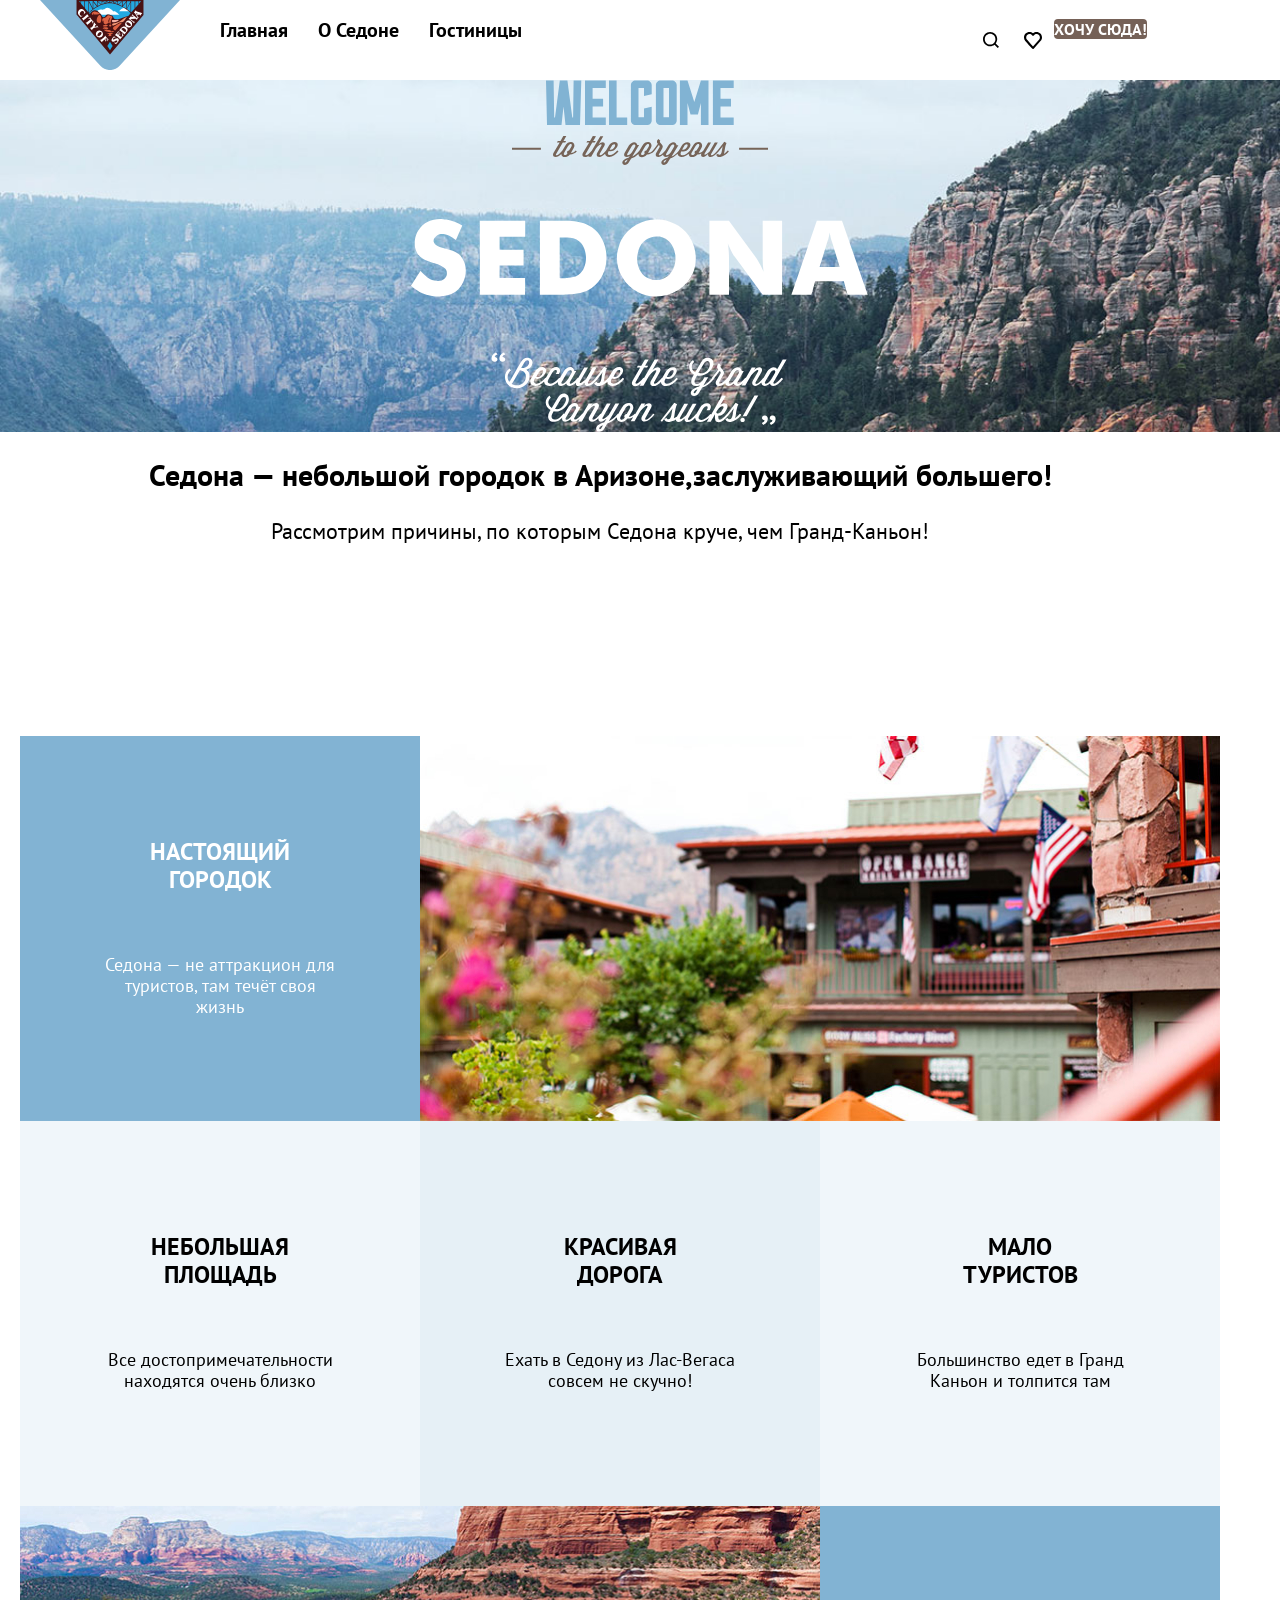
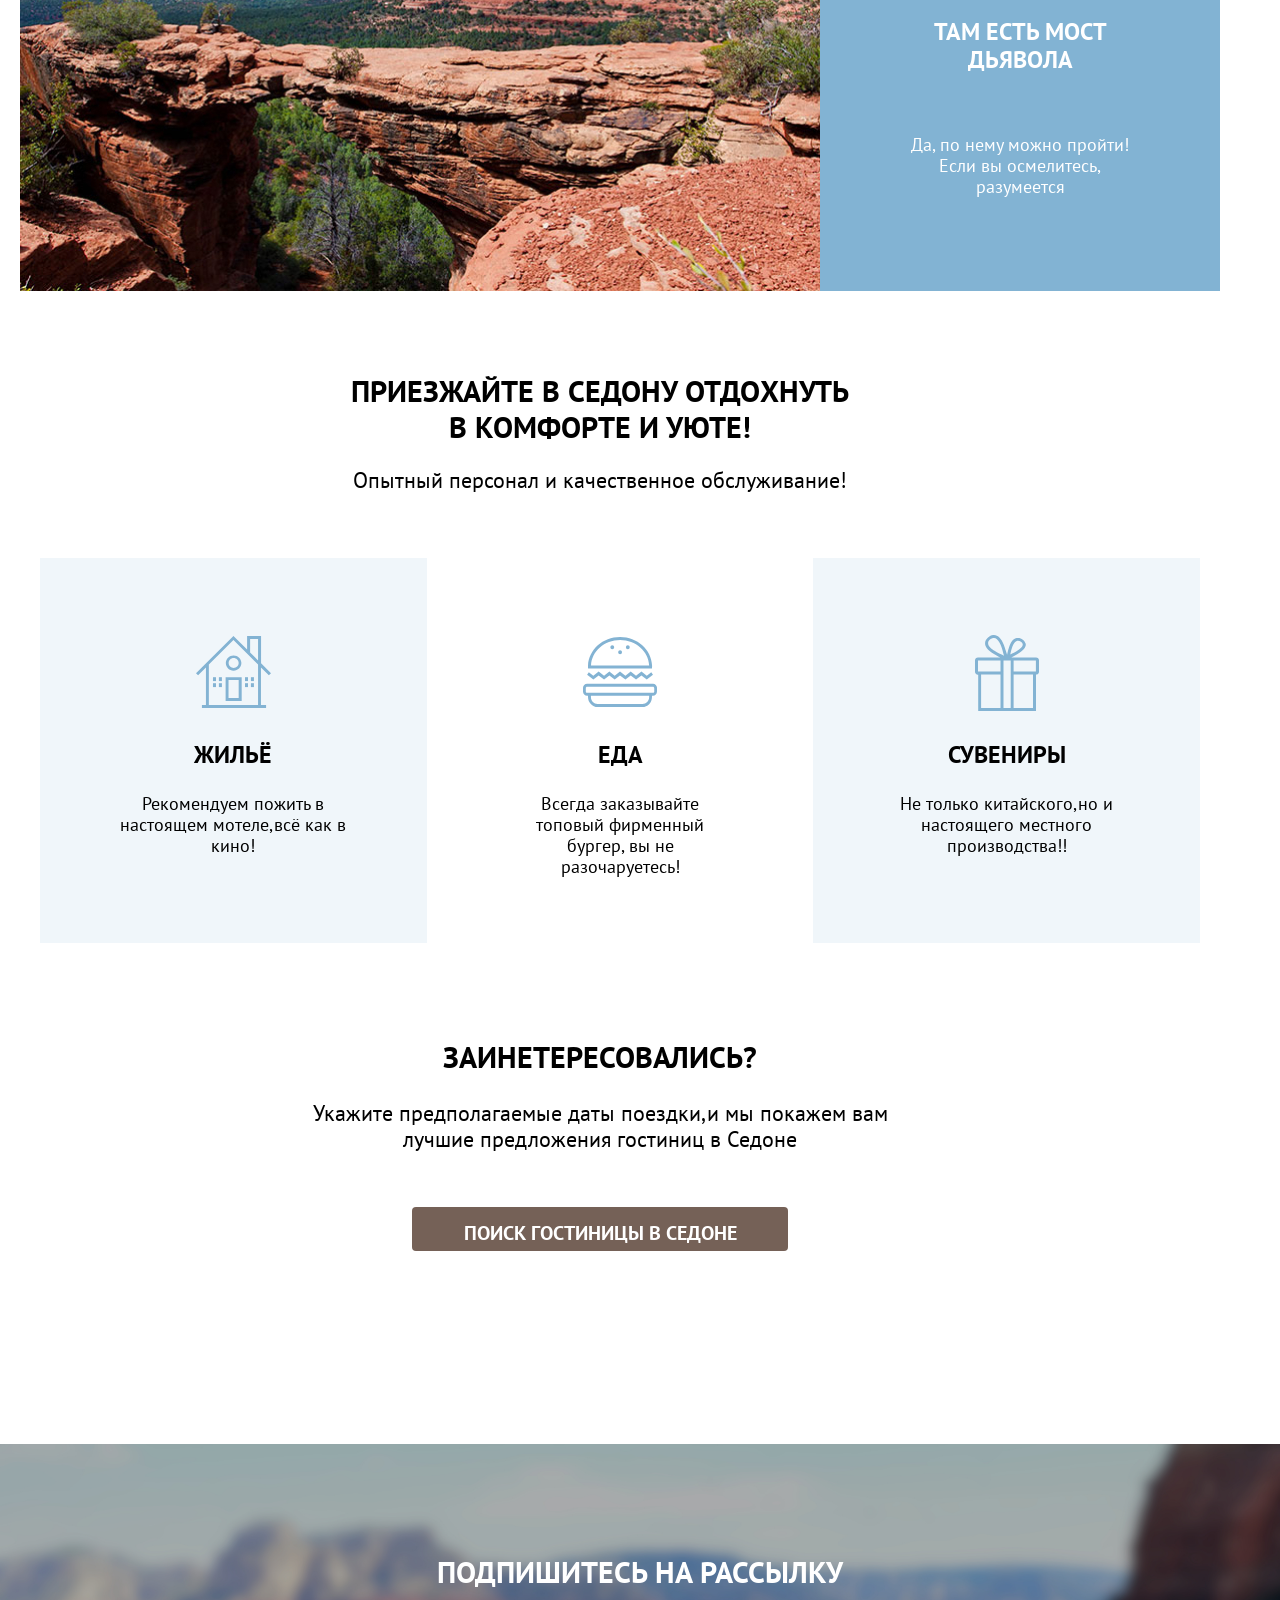
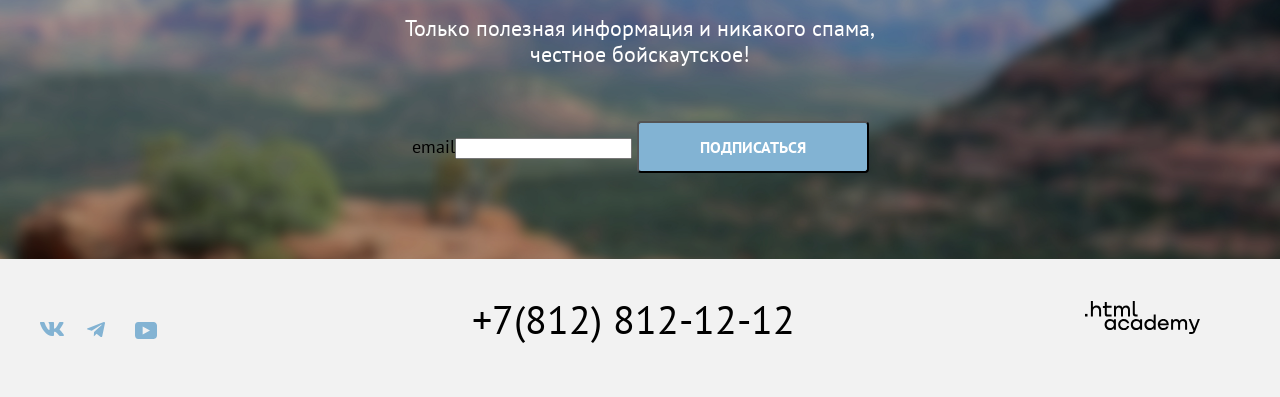
<file: index.html>
<!DOCTYPE html>
<html lang="ru">
<head>
  <meta charset="UTF-8">
  <meta name="viewport" content="width=device-width, initial-scale=1.0">
  <title>Document</title>
  <link rel="stylesheet" href="styles/styles.css">
</head>
<body>
  <header class="main-header">
    <nav class="navigations">
      <a class="logo" href="#">
        <img src="img/Frame 19.svg" alt="логотип">
      </a>
      <ul class="navigations-list">
        <li class="navigations-item">
          <a class="navigations-link" href="#">Главная</a>
        </li>
        <li class="navigations-item">
          <a class="navigations-link" href="#">О Седоне</a>
        </li>
        <li class="navigations-item">
          <a class="navigations-link" href="#">Гостиницы</a>
        </li>
      </ul>
      <ul class="navigations-users">
        <li class="users-item">
          <a class="users-link" href="#">
            <svg class="nav-icon" aria-hidden="true" focusable="false" width="16" height="16"
             xmlns="http://www.w3.org/2000/svg" width="18" height="18" fill="none" viewBox="0 0 18 18">
             <path fill="#000" d="m18 16.508-3.7-3.68c1-1.292 1.7-2.983 1.7-4.872C16 3.58 12.4 0 8 0S0 3.68 0 8.055c0 4.376
              3.6 7.956 8 7.956 1.8 0 3.5-.597 4.9-1.69L16.6
             18zM8 14.022c-3.3 0-6-2.685-6-5.967s2.7-5.967 6-5.967 6 2.685 6 5.967-2.7 5.967-6 5.967"/></svg>
            <span class="visualy-hidden">поиск</span>
          </a>
        </li>
        <li class="users-item">
          <a class="users-link" href="#">
            <svg class="nav-icon" xmlns="http://www.w3.org/2000/svg" width="18" height="17" fill="none" viewBox="0 0 18 17"><path fill="#000" d="M8.9 17c-.3 0-.6-.1-.8-.4-5.4-6.1-6.7-7.5-7-7.9C.4 7.8 0 6.6 0 5.4 0 2.4 2.4 0 5.5 0 6.8 0 8 .5 9 1.3 10 .5 11.3 0 12.5 0c3 0 5.5 2.4 5.5 5.4 0 1.3-.5 2.5-1.3 3.4l-7 7.9c-.2.2-.4.3-.8.3m-6-9.5c.3.4 3.5 4 6.1 6.9l6.2-7c.5-.5.7-1.2.7-2 0-1.8-1.5-3.3-3.3-3.3-1 0-2 .5-2.7 1.3-.3.3-.6.4-.9.4s-.6-.2-.8-.4c-.7-.8-1.7-1.3-2.7-1.3-1.8 0-3.3 1.5-3.3 3.3-.1.9.3 1.6.7 2.1q-.15 0 0 0"/></svg>
            <span class="visualy-hidden">корзина</span>
            <span class="visualy-hidden users-like">12</span>
          </a>
        </li>
        <li class="users-item">
          <a class="button" type="button" href="#">хочу сюда!</a>
        </li>
      </ul>
    </nav>
  </header>
  <main class="main-index">
    <div class="main-container">
    <section class="hero">
      <h2 class="visualy-hidden">добро пожаловать в седону!</h2>
      <img class="hero-img" src="img/welcome.svg" width="458px" height="352px" alt="приветствие">
    </section>
    <section class="about">
      <h2 class="about-heading">Седона — небольшой городок в Аризоне,заслуживающий большего!</h2>
      <p class="about-discriptions">Рассмотрим причины, по которым Седона круче, чем Гранд-Каньон!</p>
    </section>
    <section class="advantages">
      <h2 class="visualy-hidden">достоинства</h2>
      <ul class="advantages-list">
        <li class="advantages-item-photo">
          <div class="wrapper-city">
          <h3 class="advantages-title-city">Настоящий городок</h3>
          <p class="advantages-discriptions-city">Седона — не аттракцион для туристов, там течёт своя жизнь</p>
          </div>
          <img class="city-img" src="img/photo-1.jpg" width="800px" height="385px" alt="обзор города">
        </li>
        <li class="advantages-item-light">
          <h3 class="advantages-title">Небольшая площадь</h3>
          <p class="advantages-discriptions">Все достопримечательности находятся очень близко</p>
        </li>
        <li class="advantages-item-dark">
          <h3 class="advantages-title">Красивая дорога</h3>
          <p class="advantages-discriptions">Ехать в Седону из Лас-Вегаса совсем не скучно!</p>
        </li>
        <li class="advantages-item-light">
          <h3 class="advantages-title">Мало туристов</h3>
          <p class="advantages-discriptions">Большинство едет в Гранд Каньон и толпится там</p>
        </li>
        <li class="advantages-item-photo">
          <img class="devil-bridge" src="img/photo-2.jpg" width="800px" height="385px" alt="мост дъявола">
          <div class="wrapper-city">
          <h3 class="advantages-title">Там есть мост дьявола</h3>
          <p class="advantages-discriptions">Да, по нему можно пройти! Если вы осмелитесь, разумеется</p>
          </div>
        </li>
      </ul>
    </section>
    <section class="recomendation-city">
      <h2 class="city-title">Приезжайте в Седону отдохнуть в комфорте и уюте!</h2>
      <p class="city-discriptions">Опытный персонал и качественное обслуживание!</p>
      <ul class="recomendation-list">
        <li class="recomendation-item-dark">
          <h3 class="recomendation-title">Жильё</h3>
          <p class="recomendation-discriptions">Рекомендуем пожить в настоящем мотеле,всё как в кино!</p>
        </li>
        <li class="recomendation-item">
          <h3 class="recomendation-title">Еда</h3>
          <p class="recomendation-discriptions">Всегда заказывайте топовый фирменный бургер, вы не разочаруетесь!</p>
        </li>
        <li class="recomendation-item-dark">
          <h3 class="recomendation-title">Сувениры</h3>
          <p class="recomendation-discriptions">Не только китайского,но и настоящего местного производства!!</p>
        </li>
      </ul>
</section>
<section class="search-hotel">
  <h2 class="search-title">заинетересовались?</h2>
  <p class="search-discriptions">Укажите предполагаемые даты поездки,и мы покажем вам лучшие предложения гостиниц в Седоне</p>
  <a class="search-button" type="button" href="#">ПОИСК ГОСТИНИЦЫ В седоне</a>
</section>
<section class="newslater">
  <h2 class="newslater-title">Подпишитесь на рассылку</h2>
  <p class="newslater-discriptions">Только полезная информация и никакого спама, честное бойскаутское!</p>
  <form class="newslater-form" action="https://up.htmlacademy.ru" method="post">
    <label>email<input type="text" name="email"></label>
    <button class="button newslater-button" type="submit">подписаться</button>
  </form>
</section>
    </div>
</main>
<footer class="main-footer">
  <h2 class="visualy-hidden">контакты</h2>
  <ul class="footer-list">
    <div class="icon-wrap">
    <li class="footer-item">
      <a class="footer-link" href="#">
        <span class="visualy-hidden">вк</span>
      </a>
    </li>
    <li class="footer-item">
      <a class="footer-link" href="#">
        <span class="visualy-hidden">тг</span>
      </a>
    </li>
    <li class="footer-item">
      <a class="footer-link" href="#">
        <span class="visualy-hidden">ютуб</span>
      </a>
    </li>
    </div>
    <li class="number-item">
      <a class="link-nuber"  href="tel:+78121212">+7(812) 812-12-12</a>
    </li>
    <li class="logo-photo">
      <a class="footer-logo" href=""><img src="img/HTML Academy.svg" alt=""></a>
    </li>
  </ul>
</footer>


</body>
</html>
</file>
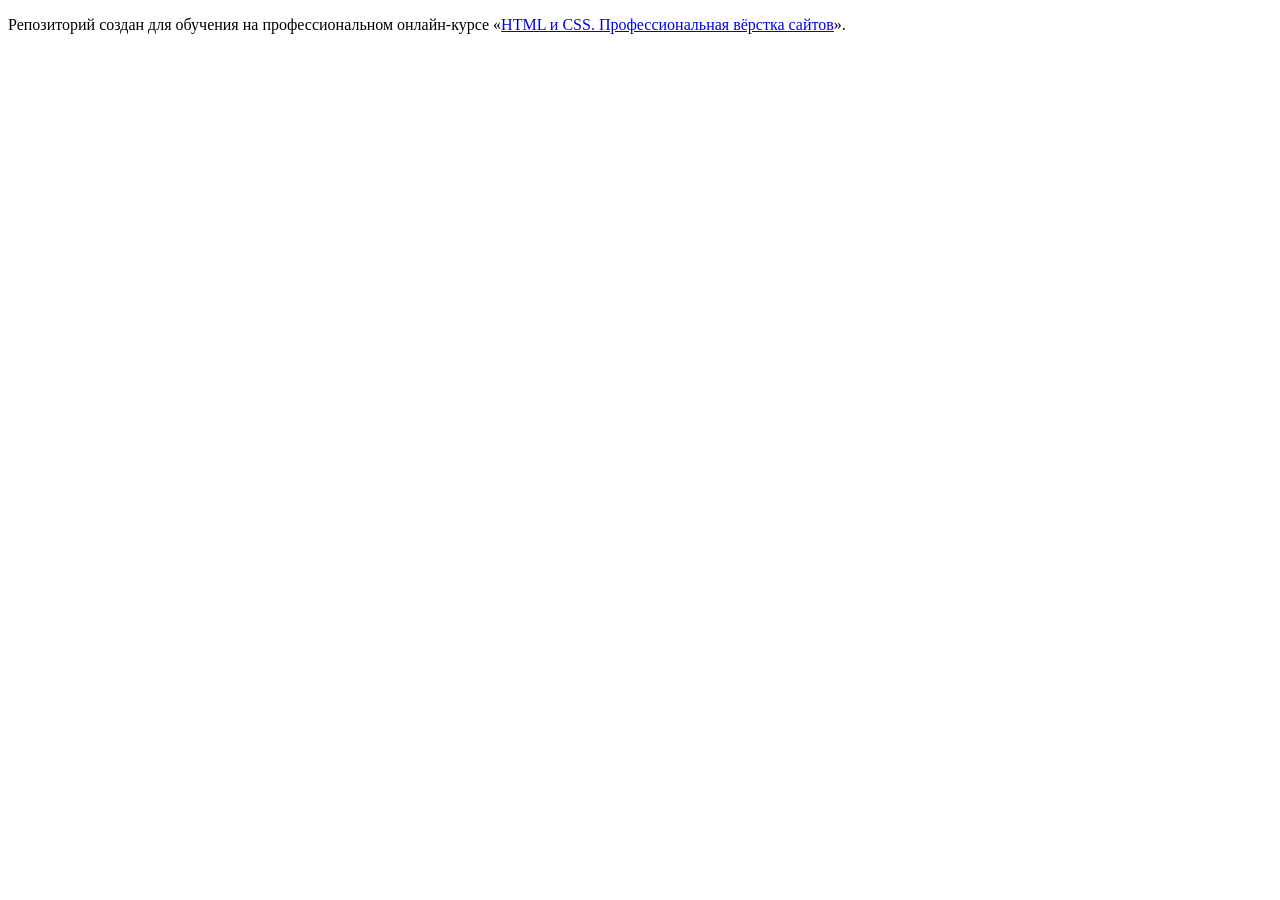
<file: 2649483-sedona-3-master/2649483-sedona-3-master/index.html>
<!DOCTYPE html>
<html lang="ru">
  <head>
    <meta charset="utf-8">
    <title>HTML Academy: Седона</title>
  </head>
  <body>

    <p>Репозиторий создан для обучения на профессиональном онлайн‑курсе «<a href="https://htmlacademy.ru/intensive/htmlcss">HTML и CSS. Профессиональная вёрстка сайтов</a>».</p>

  </body>
</html>
</file>
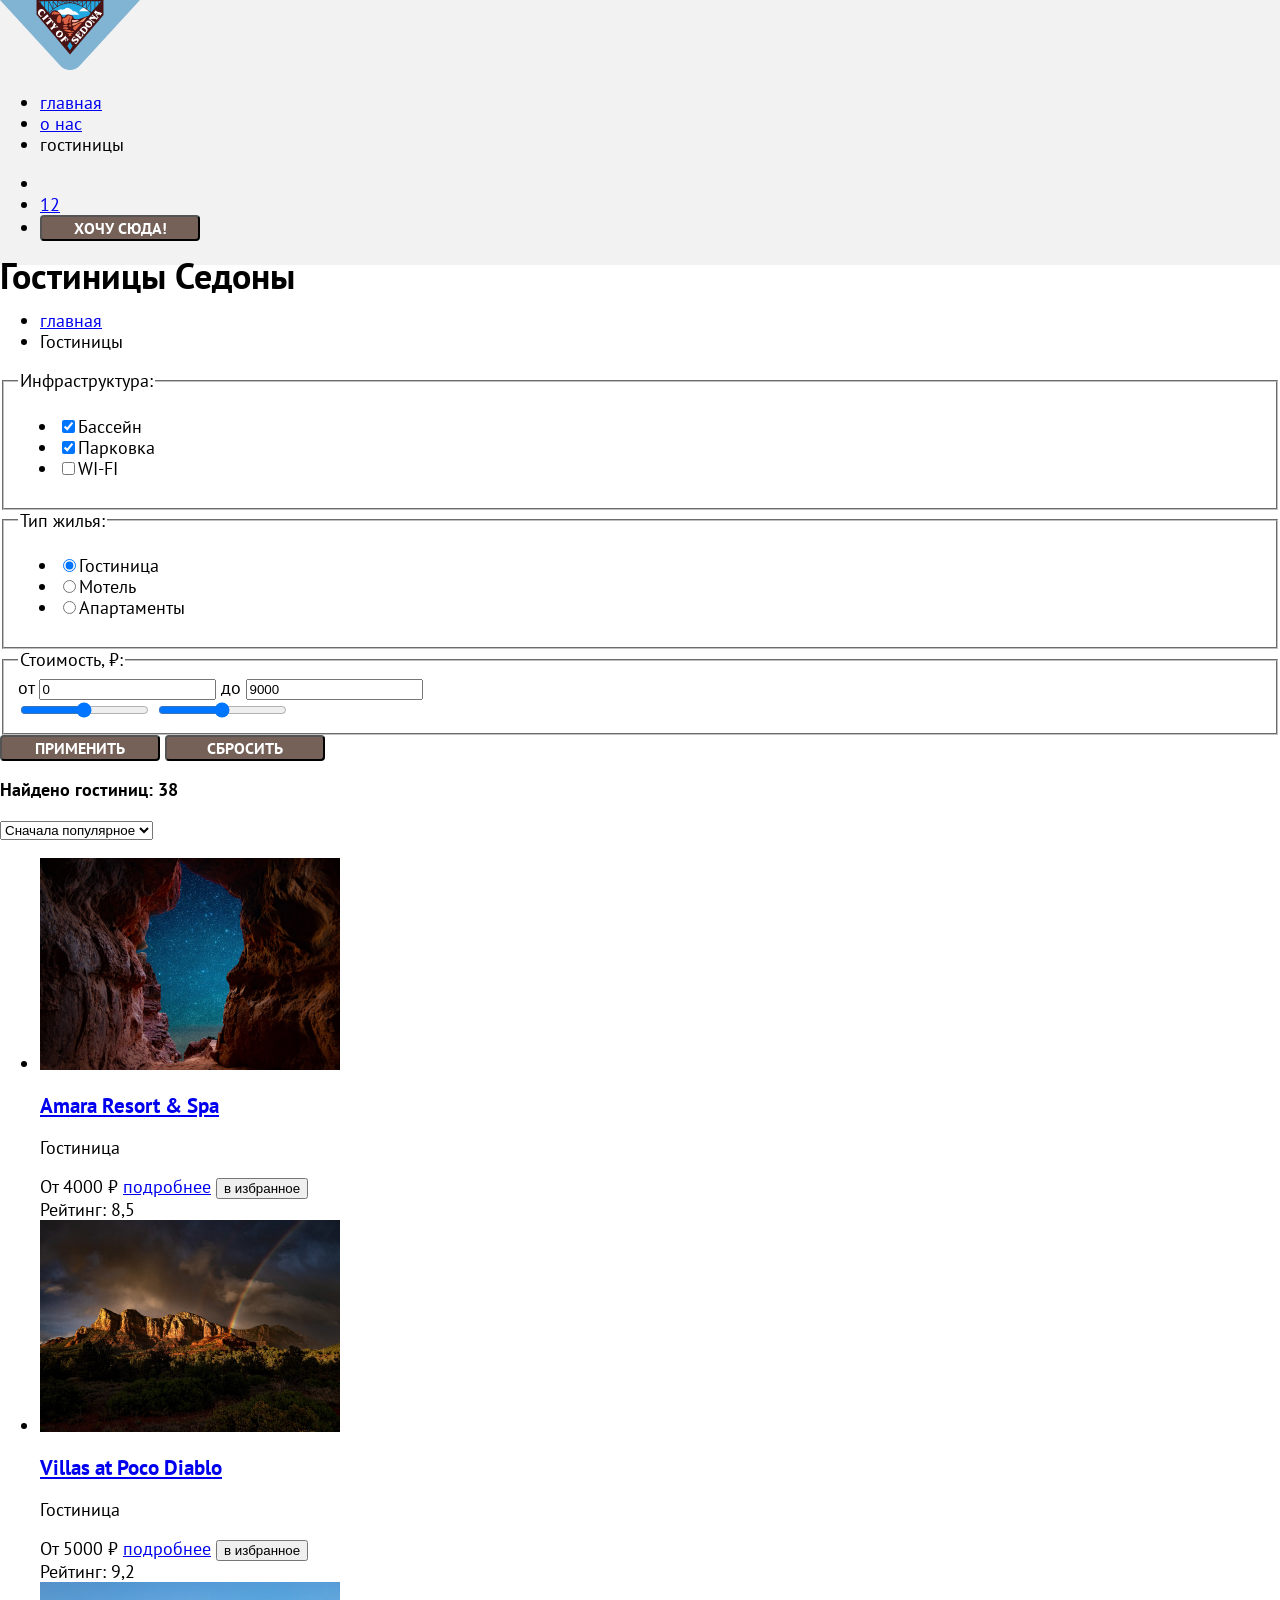
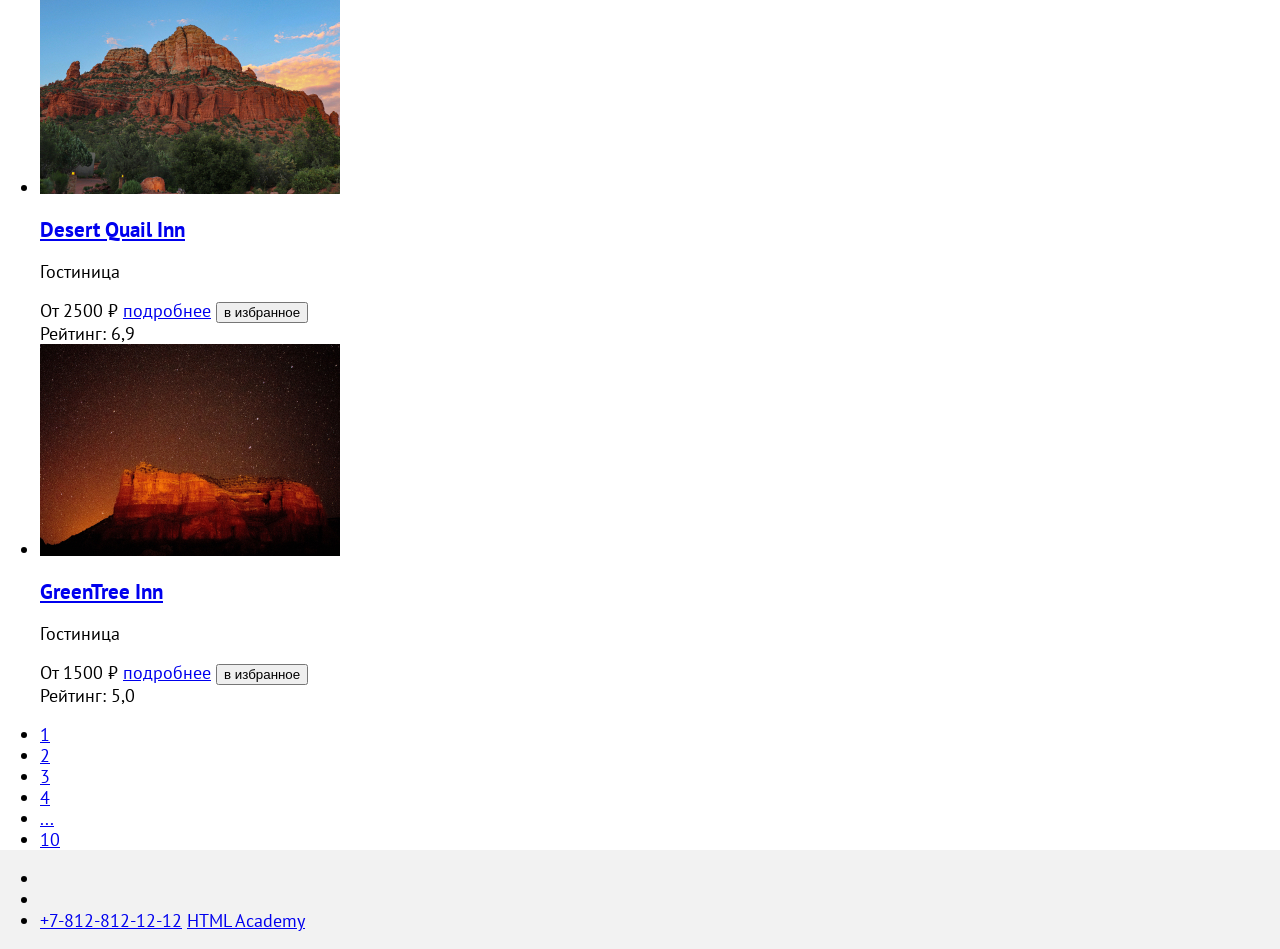
<file: catalog.html>
<!DOCTYPE html>
<html lang="ru">

  <head>
    <meta charset="UTF-8">
    <meta name="viewport" content="width=device-width, initial-scale=1.0">
    <title>Document</title>
     <link rel="stylesheet" href="styles/styles.css">
  </head>

  <body>
    <header class="header-page">
      <a class="header-logo" href="index.html">
        <img class="header-page-logo" src="img/Frame 19.svg" width="140" height="70" alt="логотип сайта">
      </a>
      <nav class="navigation">
        <ul class="navigation-list">
          <li class="navigation-item">
            <a class="navigation-link" href="index.html">главная</a>
          </li>
          <li class="navigation-item">
            <a class="navigation-link" href="faq.html">о нас</a>
          </li>
          <li class="navigation-item">
            <a class="navigation-link-current">гостиницы</a>
          </li>
        </ul>
        <ul class="navigation-list navigation users">
          <li class="navigation-item">
            <a class="navigation-link" href="#">
              <span class="visualy-hidden">поиск</span>
            </a>
          </li>
          <li class="navigation-item">
            <a class="navigation-link" href="#">
              <span class="visualy-hidden">избранное</span>
              <span class="navigation-users like">12</span>
            </a>
          </li>
          <li class="navigation-item">
            <button class="button" type="button">хочу сюда!</button>
          </li>
        </ul>
      </nav>

    </header>
    <main class="main-index">
      <header class="inner-header">
        <h1 class="inner-header-title">Гостиницы Седоны</h1>
        <ul class="breadcrumbs-list">
          <li class="breadcrumbs-item">
            <a href="index.html" class="breadcrumbs-link breadcrumbs-link-home">главная</a>


          </li>
          <li class="breadcrumbs-item">
            <a class="breadcrumbs-link">Гостиницы
              <span class="visualy-hidden">гостиницы</span>
            </a>
          </li>
        </ul>
      </header>
      <section class="catalog-hotel">
        <h2 class="visualy-hidden">список гостиниц</h2>
      </section>
      <form class="catalog-filter" action="https://echo.htmlacademy.ru/" method="get">
        <fieldset class="catalog-filter-group">
          <legend class="catalog-filter-title">Инфраструктура:</legend>
          <ul class="catalog-filter-list">
            <li class="catalog-filter-item">
              <label class="control">
                <input class="control-input" type="checkbox" name="pool" checked>Бассейн
              </label>
            </li>
            <li class="catalog-filter-item">
              <label class="control">
                <input class="control-input" type="checkbox" name="parking" checked>Парковка
              </label>
            </li>
            <li class="catalog-filter-item">
              <label class="control">
                <input class="control-input" type="checkbox" name="wi-fi">WI-FI
              </label>
            </li>
          </ul>

        </fieldset>
        <fieldset class="catalog-filter-group">
          <legend class="catalog-filter-title">Тип жилья:</legend>
          <ul class="catalog-filter-list">
            <li class="catalog-filter-item">
              <label class="control">
                <input class="control-input" type="radio" name="hotel-group" value="hotel" checked>Гостиница
              </label>
            </li>
            <li class="catalog-filter-item">
              <label class="control">
                <input class="control-input" type="radio" name="hotel-group" value="motel">Мотель
              </label>
            </li>
            <li class="catalog-filter-item">
              <label class="control">
                <input class="control-input" type="radio" name="hotel-group" value="apps">Апартаменты
              </label>
            </li>
          </ul>
        </fieldset>
        <fieldset class="catalog-filter-group">
          <legend class="catalog-filter-title">Стоимость, ₽:</legend>
          <div class="price-container">
            <label class="price" for="min">от</label>
            <input class="price-input" type="number" name="min" id="min" value="0">
            <label class="price" for="max">до</label>
            <input class="price-input" type="number" name="max" id="max" value="9000">
          </div>
          <div class="range-container">
            <input class="price-input-min" type="range" name="min" id="value-min">
            <input class="price-input-max" type="range" name="max" id="value-max">
          </div>
        </fieldset>
        <button class="button button-form button-form-catalog-submit" type="submit">Применить</button>
        <button class="button button-form button-form-catalog-reset" type="reset">Сбросить</button>
      </form>
      <h2 class="visualy-hidden">список гостиниц</h2>
      <p class="text-sort"><b>Найдено гостиниц: 38</b></p>
      <select class="select-control" aria-label="Сортировка">
        <option value="popular">Сначала популярное</option>
        <option value="cheap">Сначала дешёвое</option>
        <option value="expensive">Сначала дорогое</option>
        </form>
      </select>
      <section class="hotel-cards">
        <h2 class="visualy-hidden">список гостиниц</h2>
        <ul class="product-list">
          <li class="product-card">
            <a class="product-card-link" href="#">
              <img class="product-card-images" src="img/hotel-1.jpg" width="300" height="212" alt="Гостиница Amara Resort & Spa">
              <h3 class="product-card-title">Amara Resort & Spa</h3>
            </a>
            <p class="product-card-type">Гостиница</p>
            <span class="product-card-min-price">От 4000 ₽</span>
            <a class="product-card-button" href="#">подробнее</a>
            <button type="button">в избранное</button>
            <div class="product-card-rating">
              <span class="visualy-hidden">4 звезды</span>
            </div>
            <span>Рейтинг: 8,5</span>
          </li>
          <li class="product-card">
            <a class="product-card-link" href="#">
              <img class="product-card-images" src="img/hotel-2.jpg" width="300" height="212" alt="Гостиница Villas at Poco Diablo">
              <h3 class="product-card-title">Villas at Poco Diablo</h3>
            </a>
            <p class="product-card-type">Гостиница</p>
            <span class="product-card-min-price">От 5000 ₽</span>
            <a class="product-card-button" href="#">подробнее</a>
            <button type="button">в избранное</button>
            <div class="product-card-rating">
              <span class="visualy-hidden">4 звезды</span>
            </div>
            <span>Рейтинг: 9,2</span>
          </li>
          <li class="product-card">
            <a class="product-card-link" href="#">
              <img class="product-card-images" src="img/hotel-3.jpg" width="300" height="212" alt="Гостиница Desert Quail Inn">
              <h3 class="product-card-title">Desert Quail Inn</h3>
            </a>
            <p class="product-card-type">Гостиница</p>
            <span class="product-card-min-price">От 2500 ₽</span>
            <a class="product-card-button" href="#">подробнее</a>
            <button type="button">в избранное</button>
            <div class="product-card-rating">
              <span class="visualy-hidden">3 звезды</span>
            </div>
            <span>Рейтинг: 6,9</span>
          </li>
          <li class="product-card">
            <a class="product-card-link" href="#">
              <img class="product-card-images" src="img/hotel-4.jpg" width="300" height="212" alt="Гостиница GreenTree Inn">
              <h3 class="product-card-title">GreenTree Inn</h3>
            </a>
            <p class="product-card-type">Гостиница</p>
            <span class="product-card-min-price">От 1500 ₽</span>
            <a class="product-card-button" href="#">подробнее</a>
            <button type="button">в избранное</button>
            <div class="product-card-rating">
              <span class="visualy-hidden">2 звезды</span>
            </div>
            <span>Рейтинг: 5,0</span>
          </li>
        </ul>
      </section>
      <ul class="pagination-list">
        <li class="pagination-item">
          <a class="pagination-link" href="#">1</a>
        </li>
        <li class="pagination-item">
          <a class="pagination-link" href="#">2</a>
        </li>
        <li class="pagination-item">
          <a class="pagination-link" href="#">3</a>
        </li>
        <li class="pagination-item">
          <a class="pagination-link" href="#">4</a>
        </li>
        <li class="pagination-item">
          <a class="pagination-link" href="#">...</a>
        </li>
        <li class="pagination-item">
          <a class="pagination-link" href="#">10</a>
        </li>
      </ul>
    </main>
    <footer class="page-footer">
      <h3 class="visualy-hidden">Контакты</h3>
      <ul class="social-list">
        <li class="social-list-item">
          <a class="social-link" href="https://vk.com/htmlacademy">
            <span class="visualy-hidden">VK</span>
          </a>
        </li>
        <li class="social-list-item">
          <a class="social-link" href="https://t.me/htmlacademy">
            <span class="visualy-hidden">TG</span>
          </a>
        <li class="social-list-item">
          <a class="social-link" href="https://www.youtube.com/user/htmlacademyru">
            <span class="visualy-hidden">YouTube</span>
          </a>
          <a href="tel:+78128121212" class="contact-number">+7-812-812-12-12</a>
          <a href="https://htmlacademy.ru/" class="footer-logo">
            <span class="visuallu-hidden">HTML Academy</span>
          </a>
      </ul>
    </footer>
</file>
<file: styles/styles.css>
@font-face {
    font-family: "PT sans";
    font-style: normal;
    font-weight: 400;
    src:url(../fonts/ptsans-400.woff2) format(woff2);
    font-display:swap;
}

@font-face {
    font-family: "PT sans";
    font-style: normal;
    font-weight: 700;
    src: url(../fonts/ptsans-700.woff2) format(woff2);
    font-display:swap;
}



body{
width: 1280px;
font-family: PT sans, sans-serif;
font-weight: 400;
font-style: Regular;
font-size: 18px;
line-height: 21px;
margin: 0;
padding: 0;
background-color:  #f2f2f2;
color: #000000;

}

.main-container{

}

.main-header {
background-color: #FFFFFF;
}
.main-title {
}
.navigations {
display: flex;
width: 1200px;
margin:0 auto;

}
.navigations-list {
width: 510px;
display: flex;
gap: 30px;


}
.navigations-item {
list-style: none;




}
.navigations-link {
font-family: PT Sans, sans-serif;
font-weight: 700;
font-style: Bold;
font-size: 20px;
line-height: 24px;
color: #000000;
text-decoration: none;
}

.nav-icon{
position: absolute;
top: 0;
right: 0;
bottom: 0;
left: 0;
margin: auto;
}

.logo {

}
.navigations-users {
display: flex;
width: 270px;
margin-left: auto;

}



.users-item {
list-style: none;
}
.users-link {
display: block;
position: relative;
text-decoration: none;
color: #000000;
padding: 22px 12px;
width: 18px;


}

.visualy-hidden {
position: absolute;
width: 1px;
height: 1px;
margin: -1px;
padding: 0;
border: 0;
clip:rect(0 0 0 0);
overflow: hidden;
}

.users-like {
}
.button {
justify-content: end;
font-family: PT Sans,sans-serif;
font-weight: 700;
font-style: Bold;
font-size: 16px;
line-height: 20px;
text-align: center;
text-decoration: none;
text-transform: uppercase;
width: 160px;
background-color:#756157;
color: #FFFFFF;
border-radius: 4px;



}
.main-index {
background-color: #FFFFFF;
}
.hero {
background-image:url(../img/index-background.jpg);
background-repeat: no-repeat;
background-size:100% auto;
}
.hero-title {
font-family: PT Sans;
font-weight: 700;
font-style: Bold;
font-size: 30px;
line-height: 36px;
text-align: center;


}
.hero-img {
display: block;
margin:0 auto;
}
.about {
width: 1200px;
height: 261px;

}
.about-heading {
font-family: PT Sans;
font-weight: 700;
font-style: Bold;
font-size: 30px;
line-height: 36px;
text-align: center;

}
.about-discriptions {
font-family: PT Sans;
font-weight: 400;
font-style: Regular;
font-size: 22px;
line-height: 26px;
text-align: center;

}

.advantages {
display: flex;
justify-content: center;
width: 1200px;




}





.advantages-title {
font-family: PT Sans;
font-weight: 700;
font-style: Bold;
font-size: 24px;
line-height: 28px;
text-transform: uppercase;
text-align: center;
width: 175px;
margin: 0 auto;
margin-top: 112px;
}

.advantages-list {
display: flex;
flex-wrap: wrap;

}

.advantages-item-light {
width: 400px;
min-height: 385px;
background-color:#83B3D31F;
list-style: none;

}

.advantages-item-dark{
width: 400px;
min-height: 385px;
background-color: #83B3D333;
list-style: none;
}

.advantages-item-photo{
display: flex;
width: 1200px;
margin-left: auto;
background-color:#82B3D3;
color: #FFFFFF;

}
.wrapper-city{
width: 400px;
}

.advantages-title-city{
font-weight: 700;
font-style: Bold;
font-size: 24px;
line-height: 28px;
text-align: center;
text-transform: uppercase;
width: 175px;
margin: 0 auto;
margin-top: 102px;

}
.advantages-discriptions-city{
font-weight: 400;
font-style: Regular;
font-size: 18px;
line-height: 21px;
text-align: center;
width: 230px;
margin: 0 auto;
margin-top: 60px;

}

.advantages-discriptions {
font-family: PT Sans;
font-weight: 400;
font-style: Regular;
font-size: 18px;
line-height: 21px;
text-align: center;
width: 230px;
margin: 0 auto;
margin-top: 60px;




}
.city-img {


}
.devil-bridge {
}
.recomendation-city {
width: 1200px;
}
.city-title {
font-family: PT Sans;
font-weight: 700;
font-style: Bold;
font-size: 30px;
line-height: 36px;
text-transform: uppercase;
text-align: center;
margin-bottom: 20px;
width: 505px;
margin: 0 auto;
margin-top: 64px;



}
.city-discriptions {
font-family: PT Sans;
font-weight: 400;
font-style: Regular;
font-size: 22px;
line-height: 26px;
text-align: center;
margin-bottom: 65px;


}
.recomendation-list {
display: flex;
}
.recomendation-item {
list-style: none;
width: 400px;
background-image:url(../img/food.svg) ;
background-repeat: no-repeat;
background-position: 50% 25%;

}

.recomendation-item-dark{
list-style: none;
width: 400px;
background-color: #83B3D31F;
min-height: 385px;
}
.recomendation-item-dark:nth-child(1){
background-image:url(../img/house.svg) ;
background-repeat: no-repeat;
background-position: 50% 25%;
}

.recomendation-item-dark:nth-child(3){
background-image:url(../img/surp.svg) ;
background-repeat: no-repeat;
background-position: 50% 25%;

}

.recomendation-title {
font-weight: 700;
font-style: Bold;
font-size: 24px;
line-height: 28px;
text-align: center;
text-transform: uppercase;
margin-top: 183px;


}
.recomendation-discriptions {
font-weight: 400;
font-style: Regular;
font-size: 18px;
line-height: 21px;
text-align: center;
width: 230px;
min-height: 63px;
margin: 0 auto;





}
.search-hotel {
width:1200px ;
min-height: 405px;
}
.search-title {
font-weight: 700;
font-style: Bold;
font-size: 30px;
line-height: 36px;
text-align: center;
text-transform: uppercase;
margin-top: 96px;


}
.search-discriptions {
font-weight: 400;
font-style: Regular;
font-size: 22px;
line-height: 26px;
text-align: center;
width: 592px;
margin: 0 auto;
margin-bottom: 55px;


}
.search-button {
display: block;
margin:0 auto;
width: 276px;
height: 36px;
font-weight: 700;
font-style: Bold;
font-size: 20px;
line-height: 36px;
text-align: center;
text-transform: uppercase;
text-decoration: none;
background-color:#756157;
color: #FFFFFF;
border: #756157;
border-radius: 4px;
gap: 10px;
padding-top: 8px;
margin-bottom: 8px;
padding-right: 50px;
padding-left: 50px;

}
.newslater {
min-height: 415px;
background-image:url(../img/footer.jpg) ;
background-repeat: no-repeat;
background-size:100% auto;
display: flex;
flex-wrap: wrap;
flex-direction: column;
justify-content: center;


}
.newslater-title {
font-weight: 700;
font-style: Bold;
font-size: 30px;
line-height: 36px;
text-align: center;
text-transform: uppercase;
color: #FFFFFF;



}
.newslater-discriptions {
font-weight: 400;
font-style: Regular;
font-size: 22px;
line-height: 26px;
text-align: center;
color: #FFFFFF;
width: 475px;
margin: 0 auto;

}
.newslater-form {
margin: 0 auto;
margin-top: 54px;
}
label{

}
.newslater-button {
width: 232px;
height: 52px;
padding-top: 8px;
padding-right: 50px;
padding-bottom: 8px;
padding-left: 50px;
gap: 10px;
opacity: 1;
left: 452px;
border-top-right-radius: 4px;
border-bottom-right-radius: 4px;
background-color: #82B3D3;
}
.main-footer {
width: 1200px;
height: 120px;
}

.footer-list {
display: flex;
justify-content: space-between;
align-items: center;
}

.footer-item {
list-style: none;
width: 47px;
height: 40px;
padding-right: 10px;
padding-left: 10px;
gap: 10px;


}

.footer-item:nth-child(1){
background-image:url(../img/vk.svg) ;
background-repeat: no-repeat;
}

.footer-item:nth-child(2){
background-image:url(../img/tg.svg) ;
background-repeat: no-repeat;
}

.footer-item:nth-child(3){
background-image:url(../img/you.svg) ;
background-repeat: no-repeat;
}

.icon-wrap{
display: flex;
justify-content: space-around;
align-items: center;
width: 142px;
padding-top: 45px;
}

.footer-link {



}
.number-item {
list-style: none;
}
.link-nuber {
font-weight: 400;
font-style: Regular;
font-size: 40px;
line-height: 40px;
text-align: center;
text-transform: uppercase;
color: #000000;
text-decoration: none;
display: block;
margin: 0 auto;


}

.logo-photo{
list-style: none;
}
.footer-logo {

}
</file>
